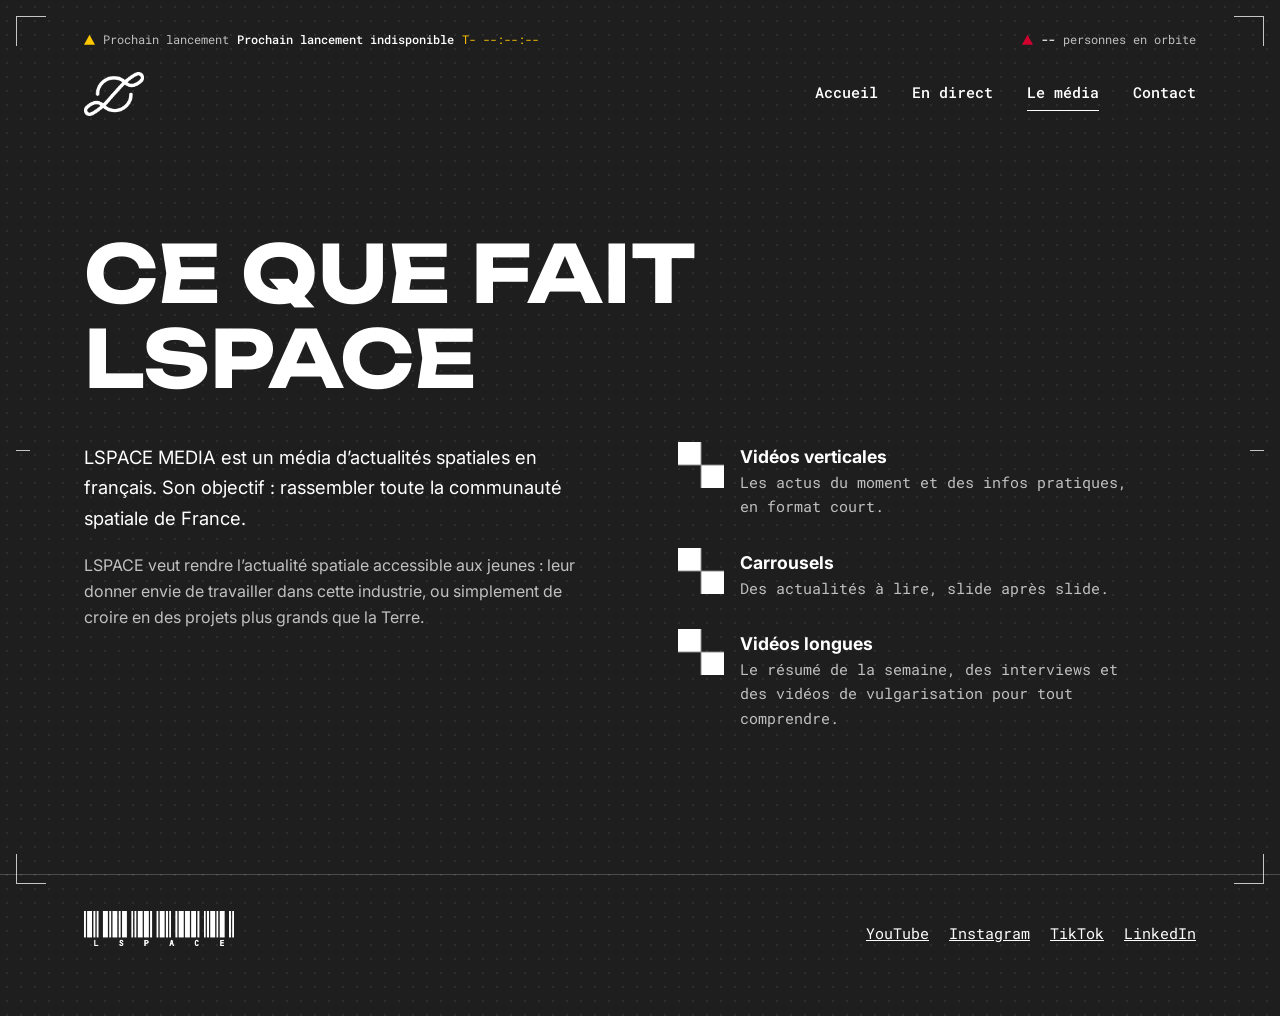
<file: about.html>
<!doctype html><html lang="fr"><head><meta charset="utf-8"><meta name="referrer" content="strict-origin-when-cross-origin"><meta name="viewport" content="width=device-width,initial-scale=1,viewport-fit=cover">
<title>Le média | LSPACE MEDIA</title><meta name="description" content="Ce que fait LSPACE MEDIA : actualités spatiales en français, vidéos et carrousels, en vidéos verticales, carrousels et vidéos longues."><meta property="og:title" content="Le média | LSPACE MEDIA"><meta property="og:description" content="Ce que fait LSPACE MEDIA : actualités spatiales en français, vidéos et carrousels, en vidéos verticales, carrousels et vidéos longues."><meta property="og:image" content="og.png"><meta name="theme-color" content="#1E1E1E">
<script>document.documentElement.classList.add('js')</script><link rel="icon" href="favicon-black.png" media="(prefers-color-scheme: light)"><link rel="icon" href="favicon.png" media="(prefers-color-scheme: dark)"><link rel="preconnect" href="https://fonts.googleapis.com"><link rel="preconnect" href="https://fonts.gstatic.com" crossorigin><link href="https://fonts.googleapis.com/css2?family=Inter:wght@400;500;600&family=Roboto+Mono:wght@400;500;700&family=Unbounded:wght@700;800&display=swap" rel="stylesheet"><link rel="stylesheet" href="style.css"></head><body>
<div class="top"><span><i class="tri"></i>Prochain lancement <b class="ln">chargement…</b> <span class="cd">T- --:--:--</span> <span class="ds"></span></span><span><i class="tri r"></i><b class="crew">--</b> personnes en orbite</span></div><header><a href="index.html" aria-label="LSPACE MEDIA, accueil"><img src="mark-white.png" alt="LSPACE"></a><nav><a href="index.html">Accueil</a><a href="live.html">En direct</a><a href="about.html" aria-current=page>Le média</a><a href="contact.html">Contact</a></nav><button class="mb" type="button" aria-label="Menu" aria-expanded="false"><i></i><i></i></button></header>
<main><section style="padding-bottom:40px"><div class="wrap"><h1>Ce que fait<br>LSPACE</h1></div></section>
<section style="padding-top:0"><div class="wrap two"><div>
<p style="color:#fff;font-size:1.15rem">LSPACE MEDIA est un média d’actualités spatiales en français. Son objectif : rassembler toute la communauté spatiale de France.</p>
<p>LSPACE veut rendre l’actualité spatiale accessible aux jeunes : leur donner envie de travailler dans cette industrie, ou simplement de croire en des projets plus grands que la Terre.</p></div>
<div><div class="mark"><img src="squares.png" alt=""><div><b>Vidéos verticales</b><span>Les actus du moment et des infos pratiques, en format court.</span></div></div>
<div class="mark"><img src="squares.png" alt=""><div><b>Carrousels</b><span>Des actualités à lire, slide après slide.</span></div></div>
<div class="mark"><img src="squares.png" alt=""><div><b>Vidéos longues</b><span>Le résumé de la semaine, des interviews et des vidéos de vulgarisation pour tout comprendre.</span></div></div></div></div></section></main>
<footer><div class="wrap"><div><img class="bar" src="barcode.png" alt="" aria-hidden="true"></div>
<div class="l"><a data-social="youtube">YouTube</a><a data-social="instagram">Instagram</a><a data-social="tiktok">TikTok</a><a data-linkedin-media>LinkedIn</a></div></div></footer>
<script src="config.js"></script><script src="script.js"></script></body></html>
</file>
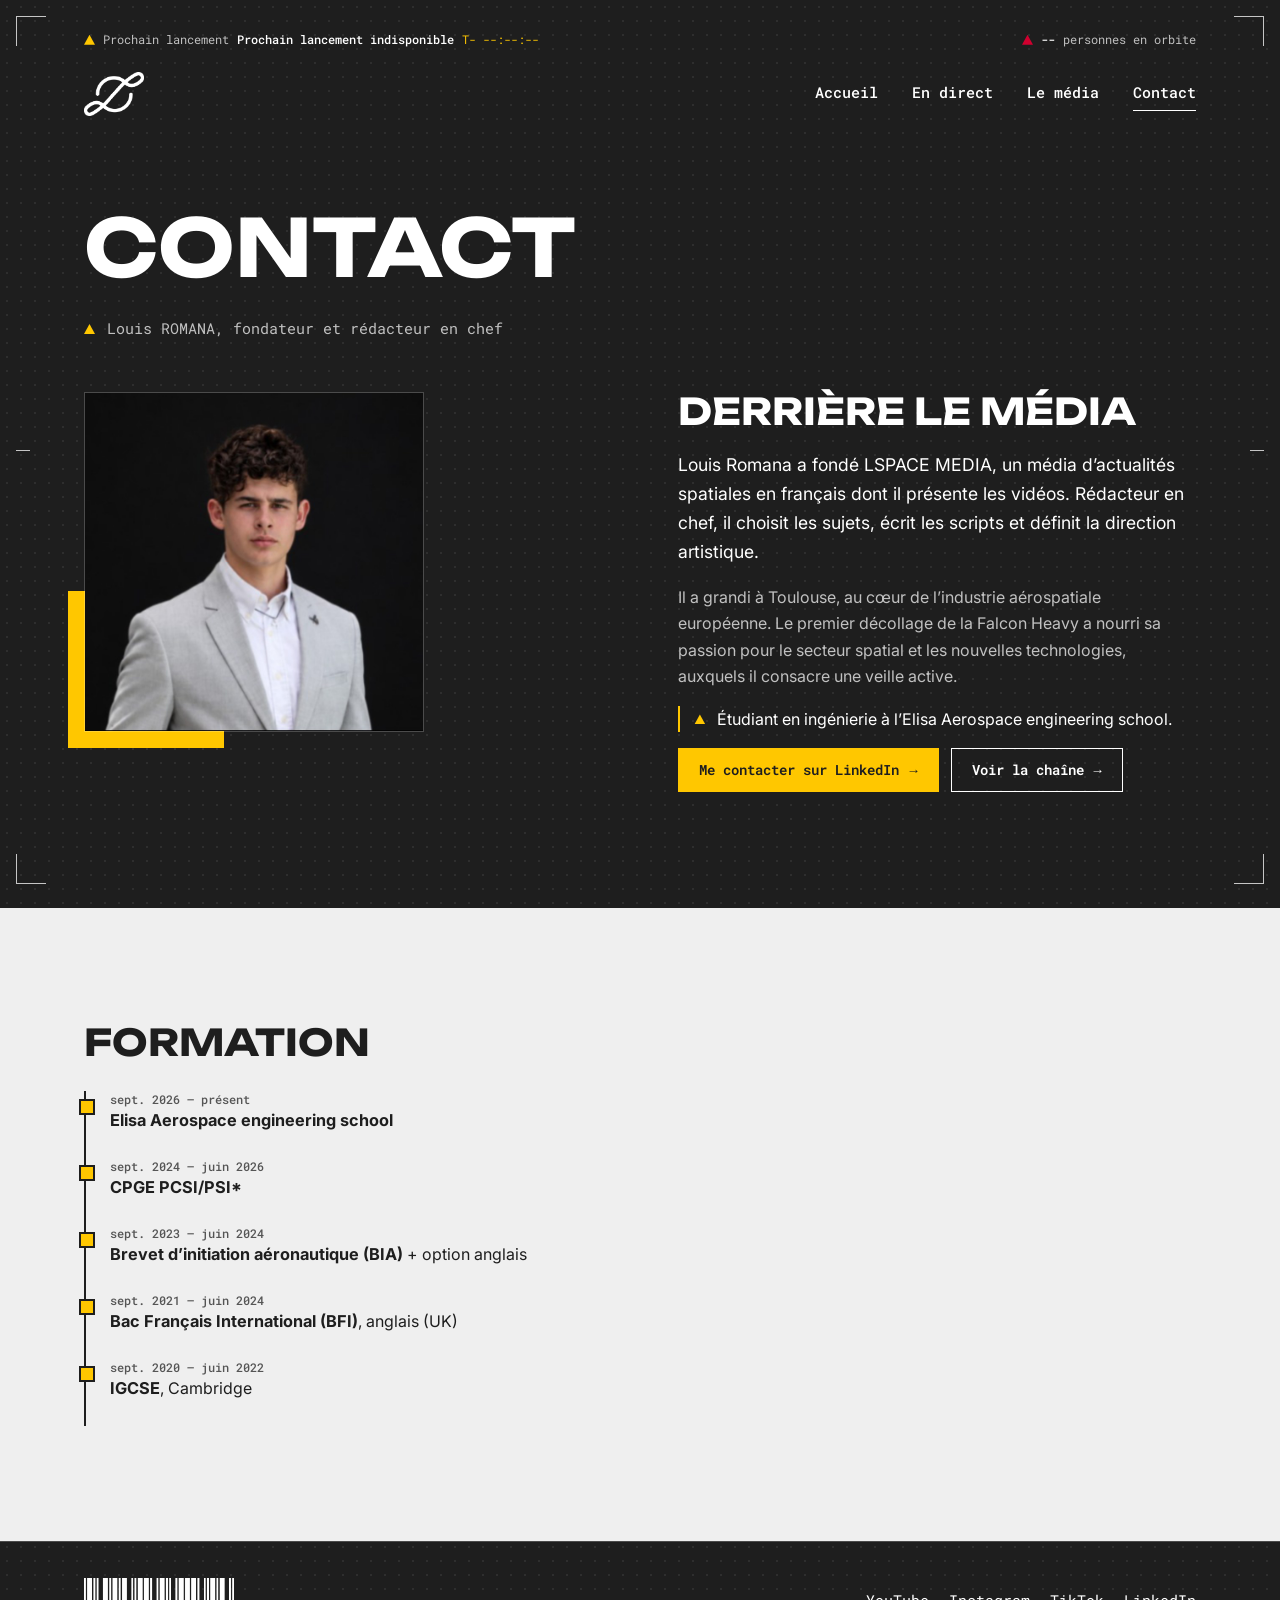
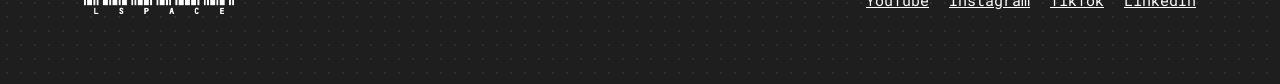
<file: contact.html>
<!doctype html><html lang="fr"><head><meta charset="utf-8"><meta name="referrer" content="strict-origin-when-cross-origin"><meta name="viewport" content="width=device-width,initial-scale=1,viewport-fit=cover">
<title>Contact | LSPACE MEDIA</title><meta name="description" content="Louis Romana, fondateur, présentateur et rédacteur en chef de LSPACE MEDIA."><meta property="og:title" content="Contact | LSPACE MEDIA"><meta property="og:description" content="Louis Romana, fondateur, présentateur et rédacteur en chef de LSPACE MEDIA."><meta property="og:image" content="og.png"><meta name="theme-color" content="#1E1E1E">
<script>document.documentElement.classList.add('js')</script><link rel="icon" href="favicon-black.png" media="(prefers-color-scheme: light)"><link rel="icon" href="favicon.png" media="(prefers-color-scheme: dark)"><link rel="preconnect" href="https://fonts.googleapis.com"><link rel="preconnect" href="https://fonts.gstatic.com" crossorigin><link href="https://fonts.googleapis.com/css2?family=Inter:wght@400;500;600&family=Roboto+Mono:wght@400;500;700&family=Unbounded:wght@700;800&display=swap" rel="stylesheet"><link rel="stylesheet" href="style.css"></head><body>
<div class="top"><span><i class="tri"></i>Prochain lancement <b class="ln">chargement…</b> <span class="cd">T- --:--:--</span> <span class="ds"></span></span><span><i class="tri r"></i><b class="crew">--</b> personnes en orbite</span></div><header><a href="index.html" aria-label="LSPACE MEDIA, accueil"><img src="mark-white.png" alt="LSPACE"></a><nav><a href="index.html">Accueil</a><a href="live.html">En direct</a><a href="about.html">Le média</a><a href="contact.html" aria-current=page>Contact</a></nav><button class="mb" type="button" aria-label="Menu" aria-expanded="false"><i></i><i></i></button></header>
<main><section class="chead"><div class="wrap"><h1>Contact</h1>
<div class="who"><i class="tri"></i>Louis ROMANA, fondateur et rédacteur en chef</div></div></section>
<section style="padding-top:30px"><div class="wrap two"><div><div class="ph"><img src="louis.jpg" alt="Portrait de Louis Romana"></div></div><div>
<h2 style="margin-bottom:1.2rem">Derrière le média</h2>
<p style="color:#fff;font-size:1.1rem">Louis Romana a fondé LSPACE MEDIA, un média d’actualités spatiales en français dont il présente les vidéos. Rédacteur en chef, il choisit les sujets, écrit les scripts et définit la direction artistique.</p>
<p>Il a grandi à Toulouse, au cœur de l’industrie aérospatiale européenne. Le premier décollage de la Falcon Heavy a nourri sa passion pour le secteur spatial et les nouvelles technologies, auxquels il consacre une veille active.</p>
<p class="note"><i class="tri"></i>Étudiant en ingénierie à l’Elisa Aerospace engineering school.</p>
<div class="cta"><a class="btn y" data-linkedin>Me contacter sur LinkedIn</a><a class="btn" data-social="youtube">Voir la chaîne</a></div></div></div></section>
<section class="light"><div class="wrap"><div><h2 style="margin-bottom:1.8rem">Formation</h2><ul class="tl">
<li><span class="d">sept. 2026 – présent</span><b>Elisa Aerospace engineering school</b></li>
<li><span class="d">sept. 2024 – juin 2026</span><b>CPGE PCSI/PSI*</b></li>
<li><span class="d">sept. 2023 – juin 2024</span><b>Brevet d’initiation aéronautique (BIA)</b> + option anglais</li>
<li><span class="d">sept. 2021 – juin 2024</span><b>Bac Français International (BFI)</b>, anglais (UK)</li>
<li><span class="d">sept. 2020 – juin 2022</span><b>IGCSE</b>, Cambridge</li></ul></div>
</div></section>
</main>
<footer><div class="wrap"><div><img class="bar" src="barcode.png" alt="" aria-hidden="true"></div>
<div class="l"><a data-social="youtube">YouTube</a><a data-social="instagram">Instagram</a><a data-social="tiktok">TikTok</a><a data-linkedin-media>LinkedIn</a></div></div></footer>
<script src="config.js"></script><script src="script.js"></script></body></html>
</file>
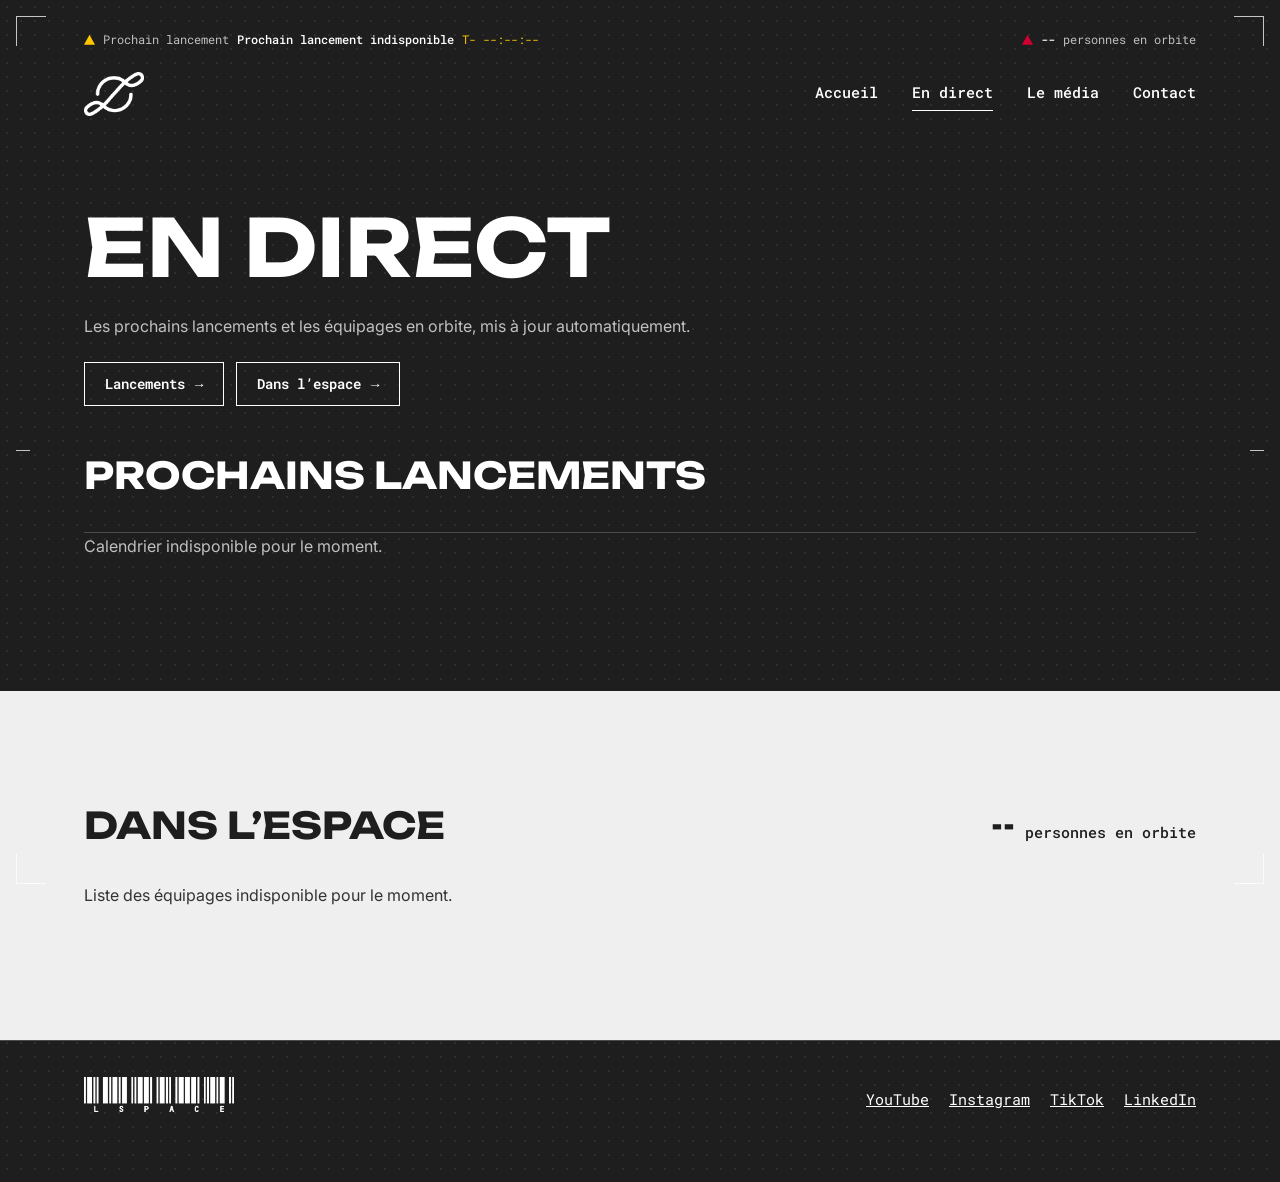
<file: live.html>
<!doctype html><html lang="fr"><head><meta charset="utf-8"><meta name="referrer" content="strict-origin-when-cross-origin"><meta name="viewport" content="width=device-width,initial-scale=1,viewport-fit=cover">
<title>En direct | LSPACE MEDIA</title><meta name="description" content="Prochains lancements de fusées et personnes actuellement dans l’espace, mis à jour automatiquement."><meta property="og:title" content="En direct | LSPACE MEDIA"><meta property="og:description" content="Prochains lancements de fusées et personnes actuellement dans l’espace, mis à jour automatiquement."><meta property="og:image" content="og.png"><meta name="theme-color" content="#1E1E1E">
<script>document.documentElement.classList.add('js')</script><link rel="icon" href="favicon-black.png" media="(prefers-color-scheme: light)"><link rel="icon" href="favicon.png" media="(prefers-color-scheme: dark)"><link rel="preconnect" href="https://fonts.googleapis.com"><link rel="preconnect" href="https://fonts.gstatic.com" crossorigin><link href="https://fonts.googleapis.com/css2?family=Inter:wght@400;500;600&family=Roboto+Mono:wght@400;500;700&family=Unbounded:wght@700;800&display=swap" rel="stylesheet"><link rel="stylesheet" href="style.css"></head><body>
<div class="top"><span><i class="tri"></i>Prochain lancement <b class="ln">chargement…</b> <span class="cd">T- --:--:--</span> <span class="ds"></span></span><span><i class="tri r"></i><b class="crew">--</b> personnes en orbite</span></div><header><a href="index.html" aria-label="LSPACE MEDIA, accueil"><img src="mark-white.png" alt="LSPACE"></a><nav><a href="index.html">Accueil</a><a href="live.html" aria-current=page>En direct</a><a href="about.html">Le média</a><a href="contact.html">Contact</a></nav><button class="mb" type="button" aria-label="Menu" aria-expanded="false"><i></i><i></i></button></header>
<main><section class="chead"><div class="wrap"><h1>En direct</h1><p style="margin-top:1.4rem">Les prochains lancements et les équipages en orbite, mis à jour automatiquement.</p><div class="cta" style="margin-top:1.4rem"><a class="btn" href="#lancements">Lancements</a><a class="btn" href="#equipage">Dans l’espace</a></div></div></section>
<section id="lancements" style="padding-top:30px"><div class="wrap"><div class="head"><h2>Prochains lancements</h2><div class="filters" id="flt"></div></div><div class="lrows" id="launches"><p>Chargement…</p></div></div></section>
<section class="light" id="equipage"><div class="wrap"><div class="head"><h2>Dans l’espace</h2><div class="cnt"><span class="crew">--</span>personnes en orbite</div></div><div id="people"><p>Chargement…</p></div></div></section></main>
<footer><div class="wrap"><div><img class="bar" src="barcode.png" alt="" aria-hidden="true"></div>
<div class="l"><a data-social="youtube">YouTube</a><a data-social="instagram">Instagram</a><a data-social="tiktok">TikTok</a><a data-linkedin-media>LinkedIn</a></div></div></footer>
<script src="config.js"></script><script src="script.js"></script></body></html>
</file>
<file: style.css>
:root{--bg:#1E1E1E;--blue:#0000FF;--yellow:#FFC700;--red:#D1002F;--soft:#EFEFEF;--mute:rgba(255,255,255,.72);--line:rgba(255,255,255,.2);--pad:clamp(22px,5vw,64px)}
*{box-sizing:border-box}html{scroll-behavior:smooth}
body{margin:0;color:#fff;background:radial-gradient(rgba(255,255,255,.07) 1px,transparent 1px) 0 0/14px 14px,var(--bg);font:400 1rem/1.65 Inter,system-ui,sans-serif;overflow-x:hidden}
img{max-width:100%;display:block}a{color:inherit}
:focus-visible{outline:2px solid var(--yellow);outline-offset:3px}
/* viewfinder frame: signature of the DA */
body::before{content:"";position:fixed;inset:16px;z-index:50;pointer-events:none;opacity:.75;background:
linear-gradient(#fff,#fff) 0 0/30px 1px,linear-gradient(#fff,#fff) 0 0/1px 30px,
linear-gradient(#fff,#fff) 100% 0/30px 1px,linear-gradient(#fff,#fff) 100% 0/1px 30px,
linear-gradient(#fff,#fff) 0 100%/30px 1px,linear-gradient(#fff,#fff) 0 100%/1px 30px,
linear-gradient(#fff,#fff) 100% 100%/30px 1px,linear-gradient(#fff,#fff) 100% 100%/1px 30px,
linear-gradient(#fff,#fff) 0 50%/14px 1px,linear-gradient(#fff,#fff) 100% 50%/14px 1px;background-repeat:no-repeat;animation:snap .9s cubic-bezier(.2,.8,.2,1) both}
@keyframes snap{from{inset:9vmin;opacity:0}}
@media(prefers-reduced-motion:reduce){body::before{animation:none}}
h1,h2,h3,.disp{font-family:Unbounded,"Arial Black",sans-serif;font-weight:700;line-height:1.08;margin:0;text-transform:uppercase}
h1{font-size:clamp(2rem,6.2vw,5rem)}h2{font-size:clamp(1.4rem,3vw,2.3rem)}h3{font-size:1.05rem}
p{margin:0 0 1em;max-width:64ch;color:var(--mute)}
.wrap{max-width:1240px;margin:0 auto;padding:0 var(--pad)}
header{position:relative;z-index:5;display:flex;align-items:center;justify-content:space-between;padding:42px var(--pad) 0;max-width:1240px;margin:0 auto}
header img{height:44px;width:auto}
nav{display:flex;gap:clamp(14px,3vw,34px);font-size:.95rem;font-weight:500}
nav a{text-decoration:none;padding:4px 0;border-bottom:1px solid transparent}
nav a:hover,nav a[aria-current]{border-color:#fff}
section{padding:clamp(56px,9vw,120px) 0}
.blob{position:absolute;border-radius:50%;background:var(--blue);filter:blur(90px);pointer-events:none;z-index:0}
.hero{position:relative;min-height:100svh;margin-top:-86px;padding-top:150px;display:flex;flex-direction:column;justify-content:flex-end;overflow:hidden}
.hero .wrap{position:relative;z-index:2;width:100%}
.hero p.lead{font-size:1.15rem;margin:1.4rem 0 3rem;color:#fff}
.live{display:grid;grid-template-columns:2fr 1.2fr 1fr;gap:0 clamp(20px,4vw,56px);border-top:1px solid var(--line);padding:22px 0}
.live .k{display:flex;align-items:center;gap:10px;font-size:.85rem;color:var(--mute)}
.tri{width:11px;height:10px;background:var(--yellow);clip-path:polygon(50% 0,100% 100%,0 100%);flex:none}.tri.r{background:var(--red)}
.t{font:700 clamp(1.5rem,4.2vw,3.2rem)/1.1 Unbounded,sans-serif;font-variant-numeric:tabular-nums;margin:.35em 0 .2em}
.live .s{font-size:.9rem;color:var(--mute)}.live .big{font:700 clamp(1.5rem,4.2vw,3.2rem)/1.1 Unbounded,sans-serif;margin:.35em 0 .2em}
.slogan{border-top:1px solid var(--line);padding:16px 0 56px;font-size:.85rem;color:var(--mute);display:flex;flex-wrap:wrap;gap:6px 14px}
.slogan b{color:#fff;font-weight:800}
.head{display:flex;justify-content:space-between;align-items:end;gap:20px;margin-bottom:36px;flex-wrap:wrap}
.btn{display:inline-flex;gap:10px;align-items:center;text-decoration:none;border:1px solid #fff;padding:10px 20px;font-weight:600;font-size:.92rem}
.btn:hover{background:#fff;color:var(--bg)}
.feed{display:grid;grid-template-columns:repeat(auto-fill,minmax(270px,1fr));gap:28px}
.card{text-decoration:none;display:block}
.thumb{position:relative;aspect-ratio:16/9;background:var(--bg) url(blob.png) center/cover;overflow:hidden;border:1px solid var(--line)}
.thumb img{width:100%;height:100%;object-fit:cover;transition:transform .5s}
.card:hover .thumb img{transform:scale(1.04)}
.thumb .tag{position:absolute;left:10px;bottom:10px;display:flex;align-items:center;gap:8px;font-size:.78rem;font-weight:600;background:rgba(30,30,30,.85);padding:4px 9px}
.card h3{margin:14px 0 0;font-family:Inter,sans-serif;text-transform:none;font-weight:600;font-size:1rem;line-height:1.4}
.socials{display:grid;grid-template-columns:repeat(auto-fit,minmax(220px,1fr));border:1px solid var(--line)}
.socials a{padding:28px;text-decoration:none;border-right:1px solid var(--line);display:flex;flex-direction:column;gap:6px;position:relative;min-height:150px;justify-content:space-between}
.socials a:hover{background:var(--blue)}
.socials .n{font:700 1.3rem Unbounded,sans-serif;text-transform:uppercase}.socials .h{color:var(--mute);font-size:.9rem}
.spec{max-width:760px;margin:0;padding:0}
.row{display:flex;align-items:baseline;gap:12px;padding:13px 0;border-bottom:1px solid var(--line)}
.row dt{margin:0;color:var(--mute)}.row i{flex:1;border-bottom:1px dotted rgba(255,255,255,.4);transform:translateY(-4px)}
.row dd{margin:0;font:700 1.15rem Unbounded,sans-serif;font-variant-numeric:tabular-nums}
.two{display:grid;grid-template-columns:1fr 1fr;gap:clamp(28px,6vw,90px)}
.mark{display:flex;gap:16px;align-items:flex-start;margin:0 0 28px}.mark img{width:46px;flex:none}
.mark b{display:block;font-size:1.1rem}.mark span{font-size:.92rem;color:var(--mute);display:block;max-width:44ch}
.plate{position:relative;aspect-ratio:16/6.5;min-height:230px;background:url(blob.png) right bottom/cover no-repeat;display:flex;flex-direction:column;justify-content:flex-end;align-items:flex-end;padding:clamp(18px,3vw,36px);text-align:right}
.plate .nm{font:800 clamp(1.7rem,5.6vw,4.4rem)/1 Unbounded,sans-serif}.plate .rl{font-size:clamp(.8rem,1.5vw,1rem)}
.pp{width:min(260px,60%);aspect-ratio:1;object-fit:cover}
footer{border-top:1px solid var(--line);padding:36px 0 70px;position:relative;z-index:2}
footer .wrap{display:flex;justify-content:space-between;gap:24px;flex-wrap:wrap;align-items:flex-end}
footer small{color:var(--mute)}footer .l{display:flex;gap:20px;font-size:.92rem}
@media(max-width:760px){.live,.two{grid-template-columns:1fr}.live>div{padding:10px 0}header{padding-top:36px}nav{font-size:.85rem}.socials a{border-right:0;border-bottom:1px solid var(--line)}}
/* v2 : police code, couleurs DA, bandeau live */
:root{--mono:"Roboto Mono",ui-monospace,Menlo,Consolas,monospace}
nav,.k,.s,.slogan,.tag,.btn,.row dt,footer small,footer .l,.top,.socials .h,.mark span,.cap{font-family:var(--mono)}
.top{position:relative;z-index:6;display:flex;justify-content:space-between;gap:8px 24px;flex-wrap:wrap;max-width:1240px;margin:0 auto;padding:30px var(--pad) 0;font-size:.74rem;color:var(--mute)}
.top span{display:inline-flex;align-items:center;gap:8px}.top b{color:#fff;font-weight:500}.top .cd{color:var(--yellow);font-variant-numeric:tabular-nums}
.top .ln{max-width:34ch;overflow:hidden;text-overflow:ellipsis;white-space:nowrap}
header{padding-top:22px}
.hero{margin-top:0;padding-top:60px;min-height:calc(100svh - 90px)}
.t{color:var(--yellow)}
.btn{font-size:.85rem}.btn.y{background:var(--yellow);border-color:var(--yellow);color:var(--bg)}.btn.y:hover{background:#fff;border-color:#fff}
.socials{border:0;gap:0}
.socials a{border:0;color:#fff;min-height:190px}
.socials a[data-social=youtube]{background:var(--red)}
.socials a[data-social=instagram]{background:var(--yellow);color:var(--bg)}
.socials a[data-social=tiktok]{background:var(--soft);color:var(--bg)}
.socials a .h{color:inherit;opacity:.8}
.socials a:hover{background:var(--blue);color:#fff}
.light{background:var(--soft);color:var(--bg)}.light p{color:#333}
.light .row{border-color:rgba(30,30,30,.2)}.light .row dt{color:#444}.light .row i{border-color:rgba(30,30,30,.45)}
.embed{aspect-ratio:16/9;max-width:860px;border:1px solid var(--line)}.embed iframe{width:100%;height:100%;border:0}
.ph{position:relative;width:min(340px,100%)}
.ph::before{content:"";position:absolute;left:-16px;bottom:-16px;width:46%;height:46%;background:var(--yellow)}
.ph img{position:relative;width:100%;aspect-ratio:1;object-fit:cover;border:1px solid var(--line)}
.bar{display:block;height:auto;width:150px}
.cta{display:flex;gap:12px;flex-wrap:wrap}
@media(max-width:760px){.top{font-size:.7rem}.top .ln{max-width:24ch}}
/* v3 */
.bar{background:none!important}
.feed.vert{grid-template-columns:repeat(auto-fill,minmax(170px,1fr));gap:20px}.feed.vert .thumb{aspect-ratio:9/16}.feed.vert h3{font-size:.88rem}
.igrid{display:grid;grid-template-columns:repeat(auto-fill,minmax(300px,1fr));gap:24px}.igrid iframe{width:100%;height:540px;border:1px solid var(--line);background:#fff}
.chead{padding:clamp(40px,7vw,90px) 0 20px}.chead .who{display:flex;align-items:center;gap:12px;margin-top:1.6rem;font-size:.95rem;color:var(--mute);font-family:var(--mono)}
/* v4 : animations */
@keyframes rise{from{opacity:0;transform:translateY(38px)}}
@keyframes drift{to{transform:translate(-5vmin,6vmin) scale(1.1)}}
@keyframes pulse{50%{opacity:.25}}@keyframes breathe{50%{opacity:.42}}@keyframes mq{to{transform:translateX(-50%)}}
body::before{animation:snap .9s cubic-bezier(.2,.8,.2,1) both,breathe 6s 1s ease-in-out infinite}
main h1{animation:rise .9s .2s cubic-bezier(.2,.8,.2,1) both}.hero .lead{animation:rise .9s .42s cubic-bezier(.2,.8,.2,1) both}.hero .live{animation:rise .9s .62s cubic-bezier(.2,.8,.2,1) both}.chead .who{animation:rise .9s .4s both}
.hero .wrap{padding-bottom:48px}
.blob{animation:drift 14s ease-in-out infinite alternate;translate:calc(var(--mx,0)*-40px) calc(var(--my,0)*-40px);transition:translate .6s ease-out}.blob+.blob{animation-duration:19s;animation-delay:-6s}
.tri.r{animation:pulse 1.4s ease-in-out infinite}
.js .rv{opacity:0;transform:translateY(26px);transition:opacity .7s cubic-bezier(.2,.8,.2,1),transform .7s cubic-bezier(.2,.8,.2,1)}
.js .rv.in{opacity:1;transform:none}.js .rv.in.done{transition:transform .3s,background .3s,border-color .3s,color .3s}
.marq{overflow:hidden;background:var(--yellow);color:var(--bg);font:500 .85rem var(--mono);padding:14px 0;white-space:nowrap;position:relative;z-index:3}
.mt{display:inline-flex;animation:mq 30s linear infinite}.mt span{display:inline-flex;align-items:center;gap:22px;padding-right:22px}.mt b{font-weight:800}
.mt span::after{content:"";width:10px;height:9px;background:var(--bg);clip-path:polygon(50% 0,100% 100%,0 100%)}
.marq:hover .mt{animation-play-state:paused}
.btn::after{content:"→";transition:transform .25s}.btn:hover::after{transform:translateX(5px)}.btn{transition:background .25s,color .25s}
.socials a{transition:transform .3s,background .3s,color .3s}.socials a:hover{transform:translateY(-6px)}
.socials a::after{content:"↗";position:absolute;top:20px;right:24px;font-size:1.5rem;transition:transform .3s}.socials a:hover::after{transform:translate(5px,-5px)}
.card:hover .thumb{border-color:var(--yellow)}.card:hover h3{text-decoration:underline;text-underline-offset:4px}
nav a{transition:border-color .25s}
.note{color:#fff;display:flex;gap:12px;align-items:flex-start;border-left:2px solid var(--yellow);padding-left:14px}.note .tri{margin-top:.55em}
.tl{list-style:none;margin:0;padding:0 0 0 24px;border-left:2px solid var(--bg)}.tl li{position:relative;padding:0 0 24px}
.tl li::before{content:"";position:absolute;left:-31px;top:.45em;width:12px;height:12px;background:var(--yellow);border:2px solid var(--bg)}
.tl .d{display:block;font:500 .75rem var(--mono);color:#555}.tl b{font-size:1.02rem}
.proj{border-top:2px solid var(--bg);padding-top:14px;margin-bottom:30px}.proj ul{padding-left:1.1rem;margin:.6em 0 0;color:#333}.proj .lk{font:500 .8rem var(--mono);margin:.4em 0 0;color:#444}
.chips{display:flex;flex-wrap:wrap;gap:10px;list-style:none;padding:0;margin:0}.chips li{border:1px solid var(--line);padding:7px 15px;font:500 .85rem var(--mono);transition:transform .25s,background .25s,color .25s}.chips li:hover{background:var(--yellow);color:var(--bg);transform:translateY(-3px)}
@media(prefers-reduced-motion:reduce){*,*::before,*::after{animation:none!important;transition:none!important}.js .rv{opacity:1;transform:none}}
/* v5 : bandeau, L collé et en gras */
.mt span{display:block;padding-right:0;font-weight:400}.mt b{font-weight:700}
.mt span::after{display:inline-block;vertical-align:middle;margin:0 22px}
/* v6 : actualités IA */
.post{display:grid;gap:8px;padding:26px 0;border-top:1px solid var(--line);text-decoration:none}.post:last-child{border-bottom:1px solid var(--line)}
.post .d,.art .d{font:500 .78rem var(--mono);color:var(--mute)}
.post h3{font-size:clamp(1.05rem,2.2vw,1.5rem);text-transform:none;line-height:1.25;transition:color .25s}.post:hover h3{color:var(--yellow)}
.post p{margin:0}.ia{font:500 .72rem var(--mono);color:var(--bg);background:var(--yellow);padding:3px 9px;justify-self:start}
.art{max-width:760px}.art h1{font-size:clamp(1.6rem,4vw,2.8rem);text-transform:none;margin:.4em 0 1.2rem}.art p{color:#fff}.art h2{font-size:1.1rem;margin:2.4rem 0 .8rem}
.art sup a{color:var(--yellow);text-decoration:none}
.src{padding-left:1.3rem;color:var(--mute)}.src li{margin:.5em 0}.src span{font:400 .75rem var(--mono);margin-left:8px}
.back{font:500 .85rem var(--mono);text-decoration:none}.back:hover{color:var(--yellow)}
.live .ld{color:#fff;font-weight:500}.top .ds{color:var(--mute)}
/* v6 : pages En direct / Actus, rangée de vidéos, mobile minimaliste */
.mb{display:none;background:none;border:0;padding:10px;cursor:pointer;position:relative;z-index:80}.mb i{display:block;width:24px;height:2px;background:#fff;margin:6px 0;transition:transform .3s}
.nav-open .mb i:first-child{transform:translateY(4px) rotate(45deg)}.nav-open .mb i:last-child{transform:translateY(-4px) rotate(-45deg)}
.more{display:inline-block;margin-top:.7em;font:500 .8rem var(--mono);color:var(--yellow);text-decoration:none;border-bottom:1px solid currentColor}
.feed.row1{grid-template-columns:none;grid-auto-flow:column;grid-auto-columns:calc((100% - 84px)/4);overflow-x:auto;scroll-snap-type:x mandatory;padding-bottom:12px;scrollbar-width:thin}.feed.row1>*{scroll-snap-align:start}
.cap{font:400 .78rem var(--mono);color:var(--mute);display:block}.cap.y{color:var(--yellow)}
.lrows{border-top:1px solid var(--line)}
.lr{display:grid;grid-template-columns:96px 64px 1fr auto;gap:0 22px;align-items:center;padding:16px 0;border-bottom:1px solid var(--line)}
.lr img,.lr .ph0{width:96px;height:64px;object-fit:cover;background:var(--bg) url(blob.png) center/cover}
.lr .dt{text-align:center;line-height:1}.lr .dt b{font:700 1.7rem Unbounded,sans-serif;display:block}.lr .dt span{font:500 .72rem var(--mono);text-transform:uppercase;color:var(--mute)}
.lb h3{font:600 1rem/1.35 Inter,sans-serif;text-transform:none}.lb p{margin:.2em 0;font-size:.9rem}
.ls{display:flex;flex-direction:column;align-items:flex-end;gap:6px}
.st{font:500 .75rem var(--mono);border:1px solid var(--line);padding:3px 10px}.st.y{background:var(--yellow);color:var(--bg);border-color:var(--yellow)}.st.r{background:var(--red);border-color:var(--red)}
.filters{display:flex;flex-wrap:wrap;gap:8px}.filters button{font:500 .8rem var(--mono);background:none;color:#fff;border:1px solid var(--line);padding:6px 14px;cursor:pointer;transition:background .2s,color .2s}.filters button[aria-pressed=true]{background:#fff;color:var(--bg)}
.stn{margin-bottom:44px}.stn h3{margin-bottom:20px;display:flex;gap:14px;align-items:baseline;flex-wrap:wrap}.light .cap{color:#444}.light .cap.y{color:#7a5c00}
.pgrid{display:grid;grid-template-columns:repeat(auto-fill,minmax(250px,1fr));gap:16px}
.pc{display:flex;gap:14px;text-decoration:none;border:1px solid rgba(30,30,30,.2);padding:12px}.pc:hover{background:#fff}.pc b{display:block;color:var(--bg)}
.ph1{width:72px;height:72px;object-fit:cover;flex:none;background:var(--bg)}.fl{display:inline-block;width:16px;height:auto;margin-right:6px;vertical-align:-1px}
.cnt{font:500 .95rem var(--mono)}.cnt .crew{font:700 2rem Unbounded,sans-serif;margin-right:10px}
.agrid{display:grid;grid-template-columns:repeat(auto-fill,minmax(300px,1fr));gap:34px 28px}
.art{text-decoration:none;display:block}.art img{width:100%;aspect-ratio:16/9;object-fit:cover;border:1px solid var(--line);margin-bottom:12px}
.art h3{font:600 1.05rem/1.35 Inter,sans-serif;text-transform:none;margin:.3em 0}.art p{font-size:.9rem;display:-webkit-box;-webkit-line-clamp:3;-webkit-box-orient:vertical;overflow:hidden;margin:0}.art:hover h3{text-decoration:underline;text-underline-offset:4px}
@media(max-width:1000px){.feed.row1{grid-auto-columns:calc((100% - 28px)/2)}}
@media(max-width:760px){
 body::before{display:none}.mb{display:block}
 header{z-index:70;padding-top:18px}header img{height:34px}
 nav{display:none;position:fixed;inset:0;background:var(--bg);flex-direction:column;justify-content:center;align-items:flex-start;gap:22px;padding:0 var(--pad);font:700 1.5rem Unbounded,sans-serif;text-transform:uppercase;z-index:60}
 .nav-open nav{display:flex}.nav-open{overflow:hidden}
 .top{padding-top:14px;font-size:.68rem}.top>span:nth-child(2),.top .ds{display:none}.top .ln{max-width:18ch}
 .hero{min-height:0;padding-top:30px}.hero .wrap{padding-bottom:28px}.blob+.blob,.marq{display:none}.blob{filter:blur(60px);opacity:.5!important}
 h1{font-size:1.9rem}.hero .lead{font-size:1rem;margin:1rem 0 1.6rem}
 .t,.live .big{font-size:1.3rem}.live .s{font-size:.78rem}
 section{padding:42px 0}.head{margin-bottom:20px}
 .feed.row1{grid-auto-columns:78%;gap:14px}
 .socials a{min-height:0;flex-direction:row;align-items:center;padding:16px 18px}.socials .h{display:none}
 .lr{grid-template-columns:48px 1fr;gap:6px 14px;padding:14px 0}.lr img,.lr .ph0{display:none}.ls{grid-column:2;flex-direction:row;align-items:center;gap:12px}
 .pgrid{grid-template-columns:1fr}.ph1{width:60px;height:60px}
 .js .rv{opacity:1;transform:none;transition:none}main h1,.hero .lead,.hero .live{animation:none}
 footer{padding:26px 0 40px}footer .wrap{flex-direction:column;align-items:flex-start}
}
/* v7 : rangée de vidéos verticales */
.feed.row1.vert{grid-auto-columns:calc((100% - 100px)/6);gap:20px}
@media(max-width:1000px){.feed.row1.vert{grid-auto-columns:calc((100% - 40px)/3)}}
@media(max-width:760px){.feed.row1.vert{grid-auto-columns:42%;gap:12px}}
/* v8 : vidéo à la une, pas de scroll vertical */
.feed.row1{overflow-y:hidden}
.ft{margin:0 0 36px;max-width:960px}.ftv{position:relative;aspect-ratio:16/9;background:#000;border:1px solid var(--line);overflow:hidden}
.ftv img,.ftv iframe{position:absolute;inset:0;width:100%;height:100%;border:0;object-fit:cover}
.ft .cap{margin-top:10px;display:flex;gap:10px;align-items:center;text-decoration:none}.ft .cap:hover{color:#fff}
@media(max-width:760px){.ft{margin-bottom:22px}}
.pl{position:absolute;inset:0;display:block}.pl::after{content:"▶";position:absolute;left:50%;top:50%;transform:translate(-50%,-50%);width:72px;height:72px;border-radius:50%;background:var(--yellow);color:var(--bg);display:grid;place-items:center;font-size:1.4rem;padding-left:5px;transition:transform .25s}.pl:hover::after{transform:translate(-50%,-50%) scale(1.1)}
</file>
